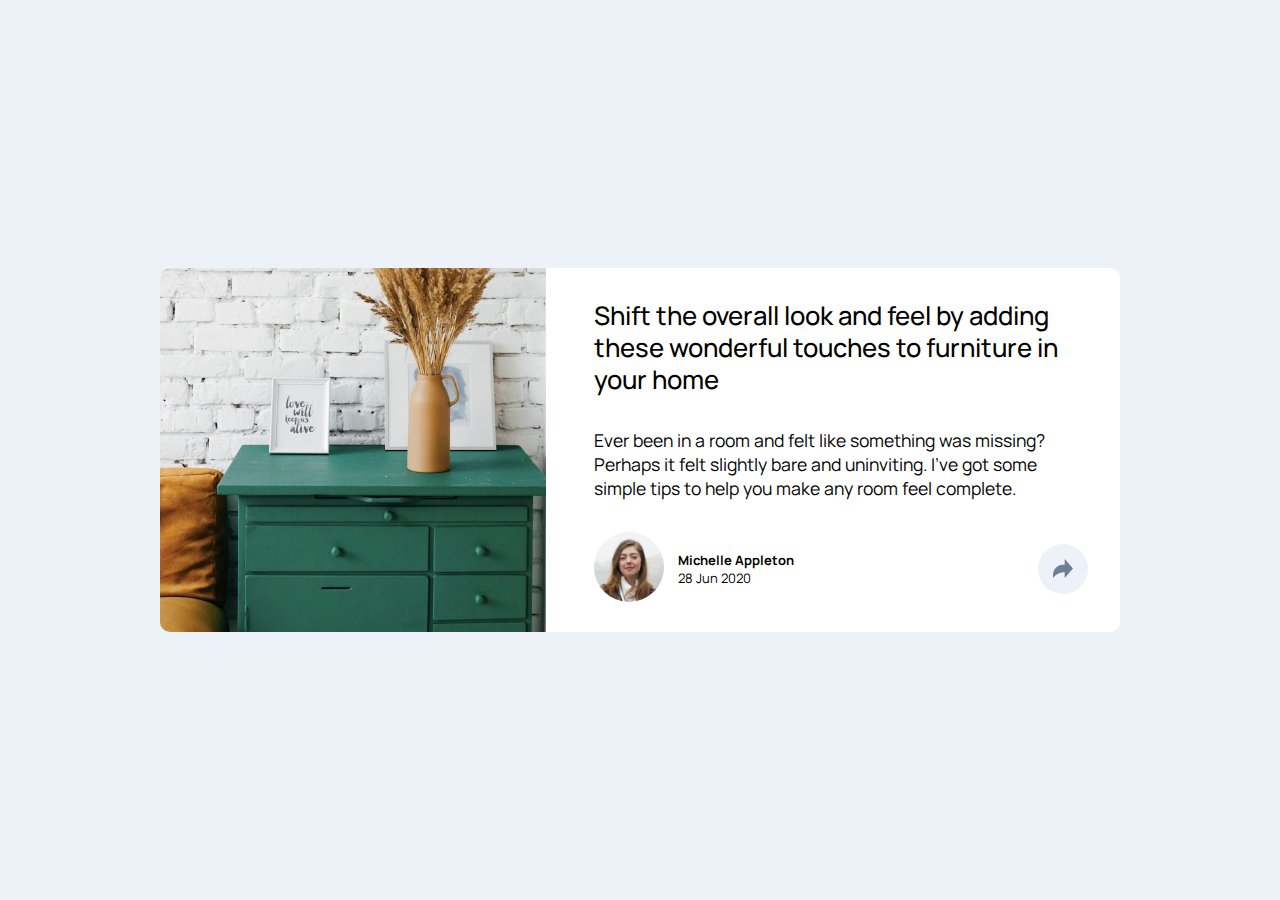
<file: article-preview-component/index.html>
<!DOCTYPE html>
<html lang="en">

<head>
  <meta charset="UTF-8">
  <meta name="viewport" content="width=device-width, initial-scale=1.0">
  <!-- displays site properly based on user's device -->

  <link rel="icon" type="image/png" sizes="32x32" href="./images/favicon-32x32.png">
  <link rel="stylesheet" href="./css/main.css">
  <link rel="shortcut icon" href="./assets/images/favicon-32x32.png" type="image/x-icon">

  <title>Article Preview component</title>

</head>

<body>

  <main class="container">
    <div class="main__lhs">
      <img src="./assets/images/drawers-desktop.jpg" alt="" class="drawer_desktop">
      <img src="./assets/images/drawers-mobile.jpg" alt="" class="drawer_mobile">

    </div>

    <div class="main__rhs">

      <div class="content">



        <h3 class="rhs__title"> Shift the overall look and feel by adding these wonderful touches to furniture in your
          home</h3>
        <p class="rhs__description">Ever been in a room and felt like something was missing? Perhaps
          it felt slightly bare and uninviting. I've got some simple tips
          to help you make any room feel complete.</p>

      </div>

      <!-- Entire Share icon box for mobile  starts here-->
      <div class="share_box-for-mobile">

        <div class="mobile-share-popup-box">
          <span class="share__text">SHARE</span>
          <span class="share__icons">
            <img src="./assets/icons/icon-facebook.svg" alt="facebook-icon">
            <img src="./assets/icons/icon-twitter.svg" alt="twitter-icon">
            <img src="./assets/icons/icon-pinterest.svg" alt="pinterest-icon">

          </span>
          <div class="share-icon__box-white">
            <img src="./assets/icons/icon-share-white.svg" alt="" class="share-icon">
          </div>
        </div>
      </div>
      <!-- Entire Share icon box for mobile  ends here-->

      <div class="rhs-meta__share">
        <span class="meta">

          <span>
            <img src="./assets/images/avatar-michelle.jpg" alt="" class="author__icon">
          </span>
          <span class="meta__contents">
            <h4 class="meta__author">Michelle Appleton</h4>
            <p class="meta__date">28 Jun 2020</p>
          </span>

        </span>

        <!-- Entire desktop share layout starts here -->
        <div class="share__container">

          <!-- Toggle Share icons box for desktop starts here -->
          <div class="desktop-share-popup-box">
            <span class="share__text">SHARE</span>
            <span class="share__icons">
              <img src="./assets/icons/icon-facebook.svg" alt="facebook-icon">
              <img src="./assets/icons/icon-twitter.svg" alt="twitter-icon">
              <img src="./assets/icons/icon-pinterest.svg" alt="pinterest-icon">
            </span>
          </div>
          <!-- Toggle Share icons box for desktop ends here -->

          <!-- Main Share icon starts here -->

          <div class="share-icon__box">
            <img src="./assets/icons/icon-share.svg" alt="" class="share-icon">
          </div>
          <!-- Main Share icon ends here -->


        </div>
        <!-- Entire desktop share layout starts here -->
      </div>

    </div>
  </main>

  <script src="./js/script.js"></script>
</body>

</html>
</file>
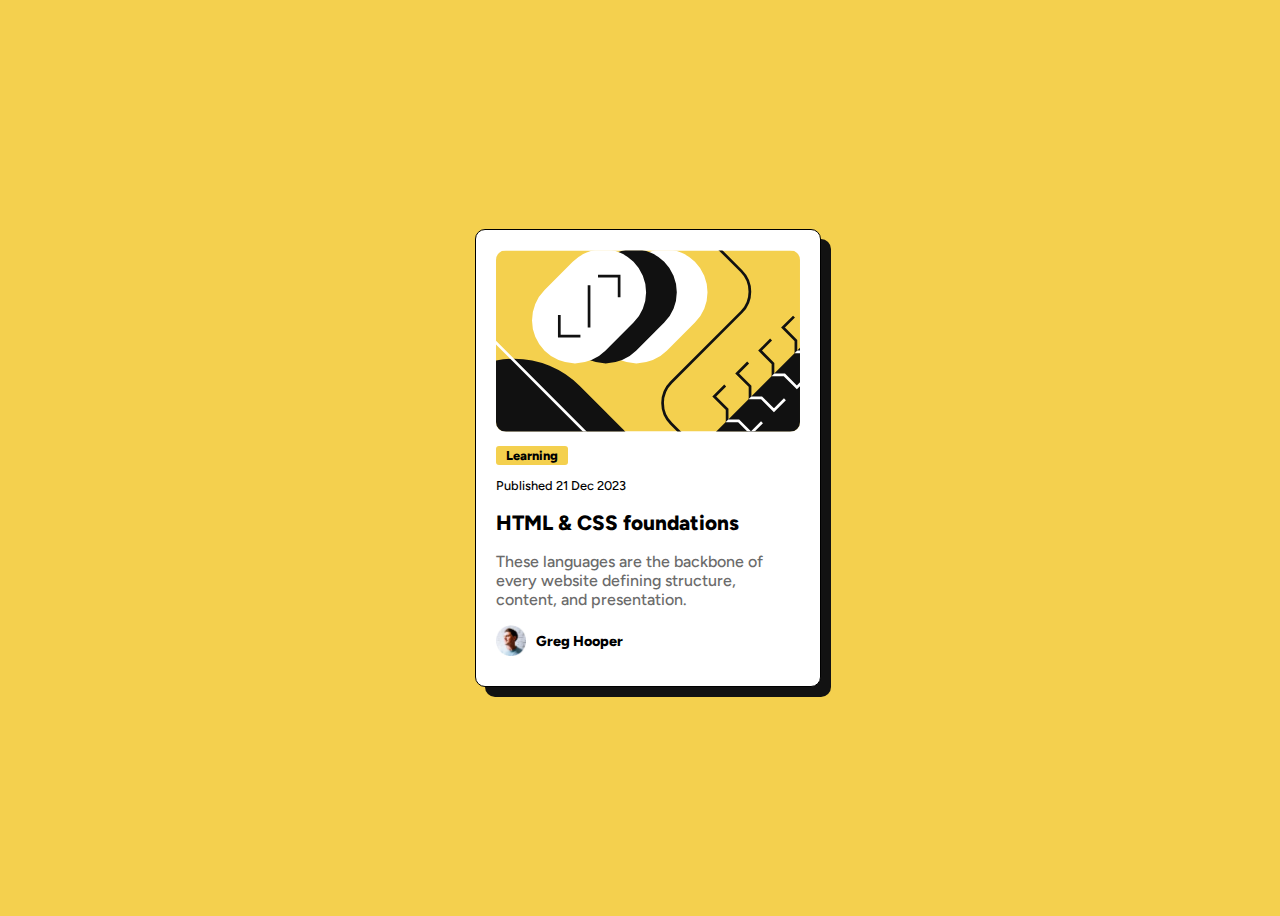
<file: blog-preview-card/index.html>
<!DOCTYPE html>
<html lang="en">

<head>
  <meta charset="UTF-8">
  <meta name="viewport" content="width=device-width, initial-scale=1.0">
  <!-- displays site properly based on user's device -->

  <link rel="icon" type="image/png" sizes="32x32" href="./assets/images/favicon-32x32.png">
  <link rel="stylesheet" href="./css/styles.css">

  <title>Blog Preview Card</title>

</head>

<body>

  <div class="main-container">

    <div class="main-container__inner-top">
      <img src="./assets/images/illustration-article.svg" alt="article-illustration" class="article-illustration">

    </div>

    <div class="main-container__inner-bottom">

      <div class="blog__category">
        Learning

      </div>
      <p class="blog__date">
        Published 21 Dec 2023
      </p>

      <h2 class="blog__title">
        HTML & CSS foundations
      </h2>

      <p class="blog__description">
        These languages are the backbone of every website defining structure, content, and presentation.
      </p>
      <div class="blog__author">
        <img src="./assets/images/image-avatar.webp" alt="" class="author__pic">

        <span class="author__name">
          Greg Hooper
        </span>

      </div>

    </div>
  </div>
</body>

</html>
</file>
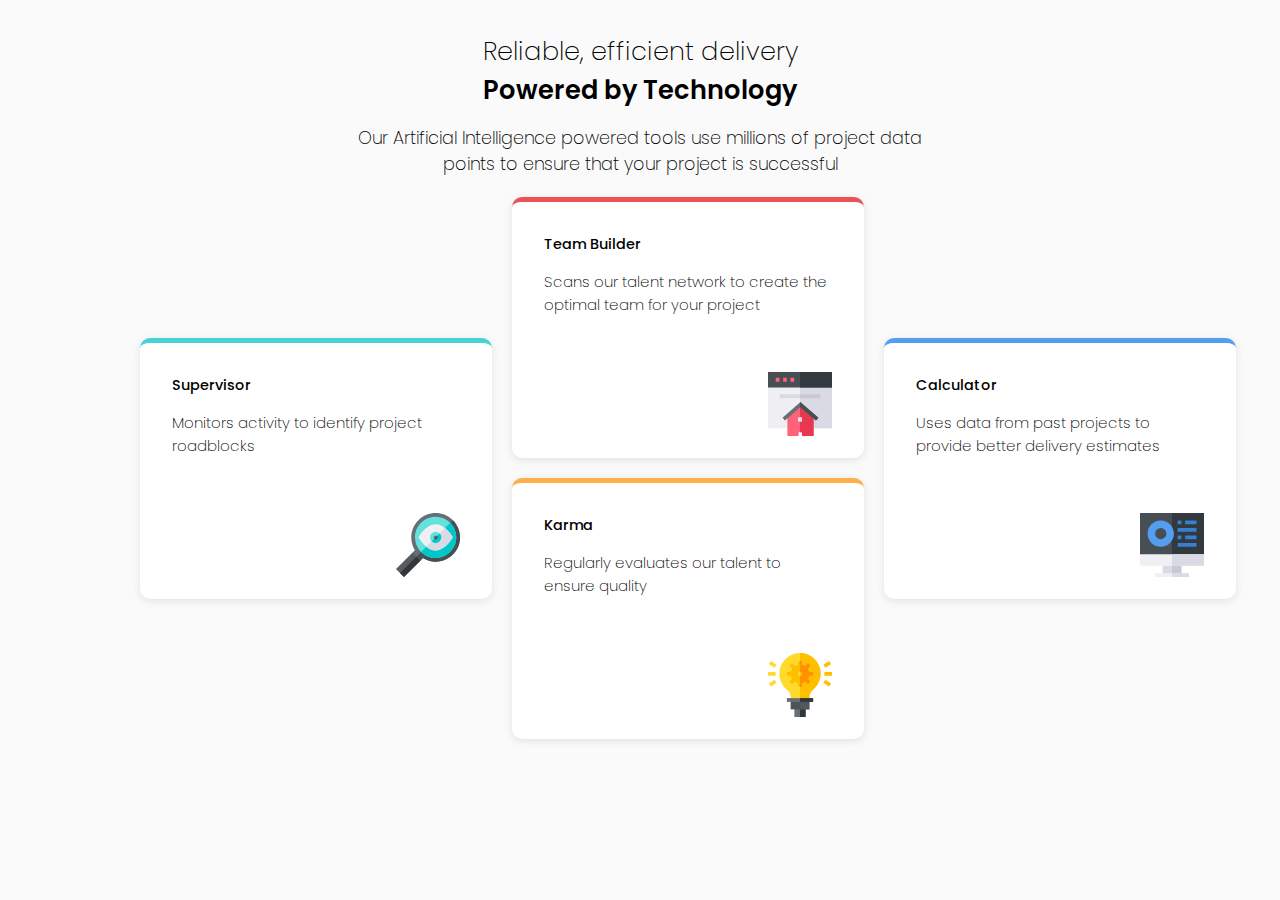
<file: four-card-feature-section/index.html>
<!DOCTYPE html>
<html lang="en">

<head>
  <meta charset="UTF-8">
  <meta name="viewport" content="width=device-width, initial-scale=1.0">
  <link rel="icon" type="image/png" sizes="32x32" href="./assets/images/icon-team-builder.svg">
  <link rel="stylesheet" href="./sass/styles.css">

  <title>Beautiful Four Card Section</title>


</head>

<body>
  <main class="container">
    <div class="upper__container">

      <h3 class="title">Reliable, efficient delivery</h3>
      <h4 class="subtitle">Powered by Technology</h4>

      <p class="description">Our Artificial Intelligence powered tools use millions of project data <br> points
        to ensure that your project is successful</p>

    </div>

    <div class="lower__container">

      <div class="supervisor content__box">
        <h5 class="box__title box__1">Supervisor</h5>
        <p class="box__description">Monitors activity to identify project roadblocks</p>

        <span class="box__icon last-item"><img src="./assets/images/icon-supervisor.svg" alt=""></span>
      </div>

      <div class="team__builder content__box">
        <h5 class="box__title box__2">Team Builder</h5>
        <p class="box__description"> Scans our talent network to create the optimal team for your project</p>

        <span class="box__icon last-item"><img src="./assets/images/icon-team-builder.svg" alt=""></span>
      </div>


      <div class="karma content__box">
        <h5 class="box__title box__3">Karma</h5>
        <p class="box__description">Regularly evaluates our talent to ensure quality</p>

        <span class="box__icon last-item"><img src="./assets/images/icon-karma.svg" alt=""></span>
      </div>


      <div class="calculator content__box">
        <h5 class="box__title box__4">Calculator</h5>
        <p class="box__description">Uses data from past projects to provide better delivery estimates</p>

        <span class="box__icon last-item">
          <img src="./assets/images/icon-calculator.svg" alt="">
        </span>
      </div>

    </div>

  </main>

</body>

</html>
</file>
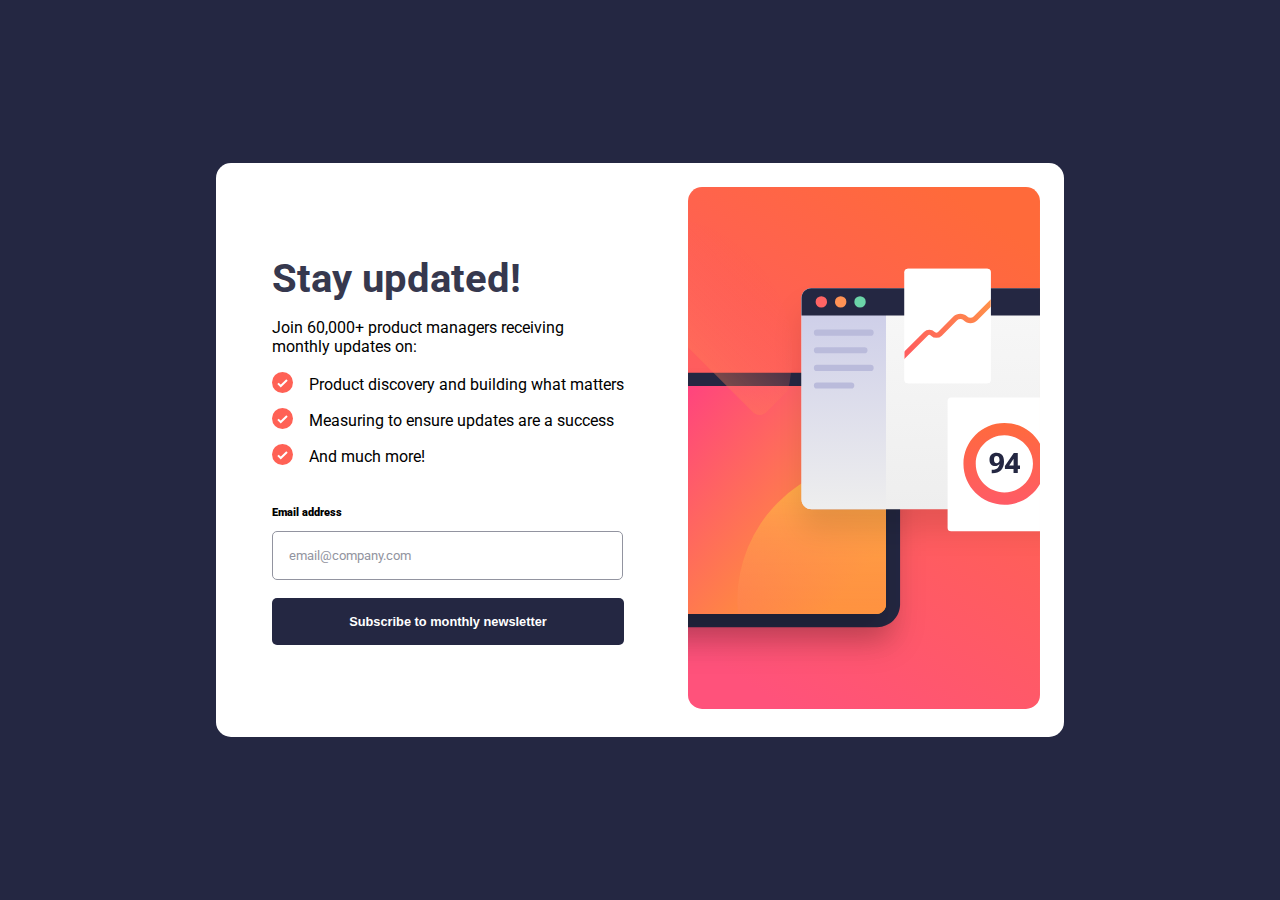
<file: newsletter-sign-up-with-success-message/index.html>
<!DOCTYPE html>
<html lang="en">

<head>
  <meta charset="UTF-8">
  <meta name="viewport" content="width=device-width, initial-scale=1.0">
  <!-- displays site properly based on user's device -->

  <link rel="icon" type="image/png" sizes="32x32" href="./assets/images/favicon.png">
  <link rel="shortcut icon" href="./assets/images/favicon.png" type="image/x-icon">
  <link rel="stylesheet" href="./css/main.css">


  <title>Newsletter sign-up form with success message</title>

</head>

<body>

  <main class="container">

    <div class="main__lhs">


      <h2 class="lhs__title"> Stay updated!</h2>
      <p class="lhs_description">Join 60,000+ product managers receiving monthly updates on:</p>

      <div class="lhs__list">
        <div class="lhs__icon-list">
          <span class="icon"><img src="./assets/images/icon-list.svg" alt=""></span>
          <span class="icon__text">Product discovery and building what matters</span>
        </div>
        <div class="lhs__icon-list">
          <span class="icon"><img src="./assets/images/icon-list.svg" alt=""></span>
          <span class="icon__text">Measuring to ensure updates are a success</span>
        </div>
        <div class="lhs__icon-list">
          <span class="icon"><img src="./assets/images/icon-list.svg" alt=""></span>
          <span class="icon__text">And much more!</span>
        </div>
      </div>

      <!-- Sign-up form start -->
      <form action="" id="form" novalidate>
        <div class="initial_line">
          <p class="form__element email">
            <label for="email">Email address</label>
          </p>

          <p class="error_message">
            
          </p>

        </div>
        
        <p class="form__element">
          <input type="email" name="email" id="email" placeholder="email@company.com">
        </p>
        <p class="form__element">
          <input type="submit" value="Subscribe to monthly newsletter" id="submit">
        </p>

      </form>
      <!-- Sign-up form end -->

    </div>

    <div class="main__rhs">
      <picture>
        <img src="./assets/images/illustration-sign-up-desktop.svg" alt="signup__image-desktop"
          class="signup__image-desktop" />
        <img src="./assets/images/illustration-sign-up-mobile.svg" alt="signup__image-mobile"
          class="signup__image-mobile" />
      </picture>
    </div>
  </main>

  <script src="./js/landing.js"></script>
</body>

</html>
</file>
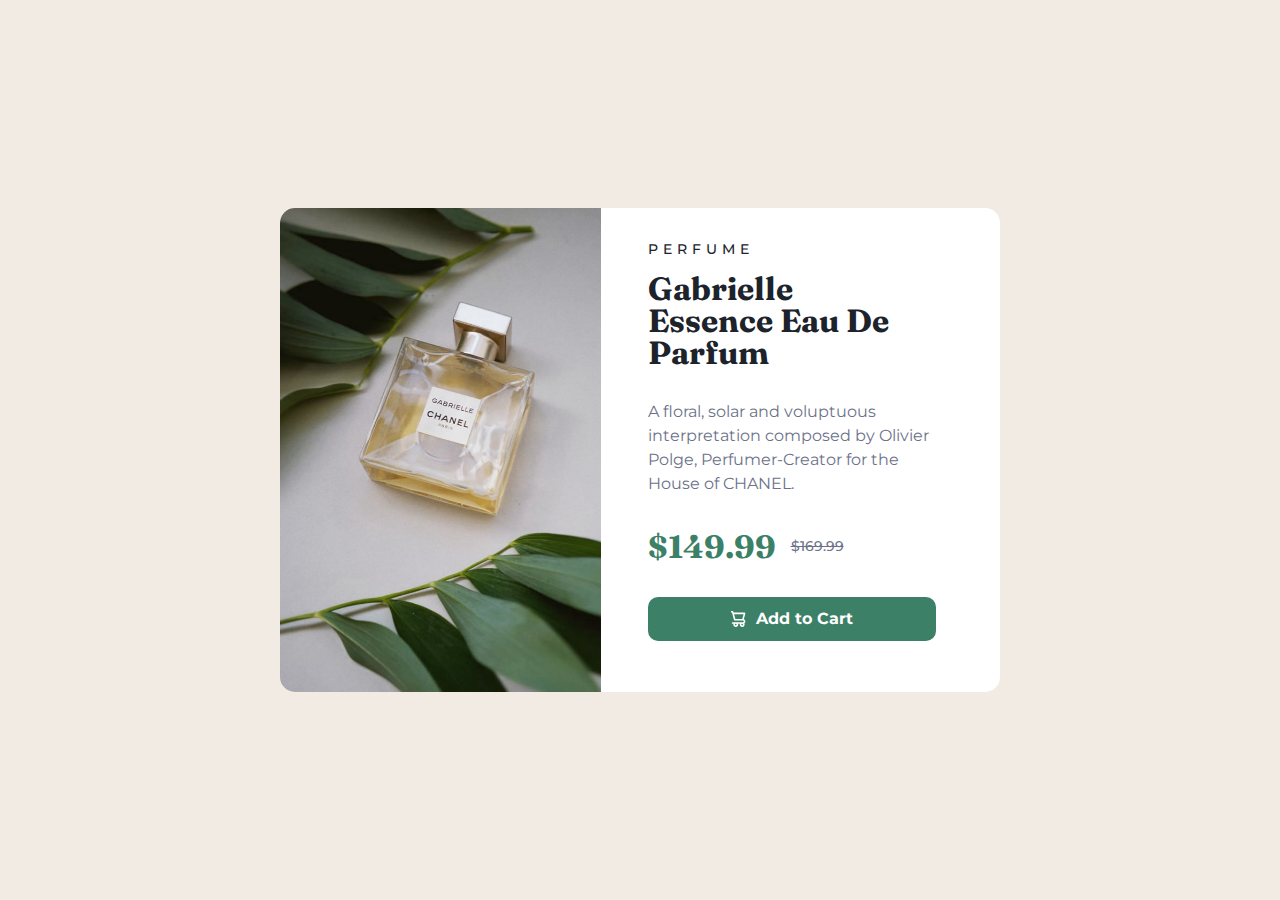
<file: product-preview-card/index.html>
<!DOCTYPE html>
<html lang="en">

<head>
  <meta charset="UTF-8">
  <meta name="viewport" content="width=device-width, initial-scale=1.0">
  <!-- displays site properly based on user's device -->

  <link rel="icon" type="image/png" sizes="32x32" href="./assets/images/favicon-32x32.png">
  <link rel="stylesheet" href="./sass/styles.css">

  <title>Product Preview Card</title>


</head>

<body>

  <main class="main__container">

    <div class="lhs responsive-image">
      <img src="./assets/images/image-product-desktop.jpg" alt="Desktop View" class="desktop-image" width="100%"
        height="100%">
      <img src="./assets/images/image-product-mobile.jpg" alt="Mobile View" class="mobile-image" width="100%"
        height="100%">


    </div>

    <div class="rhs">

      <h2 class="product__title">Perfume</h2>

      <h3 class="product__subtitle">Gabrielle Essence Eau De Parfum</h3>

      <p class="product__description">
        A floral, solar and voluptuous interpretation composed by Olivier Polge,
        Perfumer-Creator for the House of CHANEL.
      </p>

      <div class="product__prices">
        <span class="actual__price">$149.99</span>
        <span class="discount__price">$169.99</span>

      </div>



      <div class="product__add-cart">
        <img src="./assets/images/icon-cart.svg" alt="" class="cart__icon">
        <span class="cart__text">
          Add to Cart
        </span>

      </div>

    </div>



  </main>




</body>

</html>
</file>
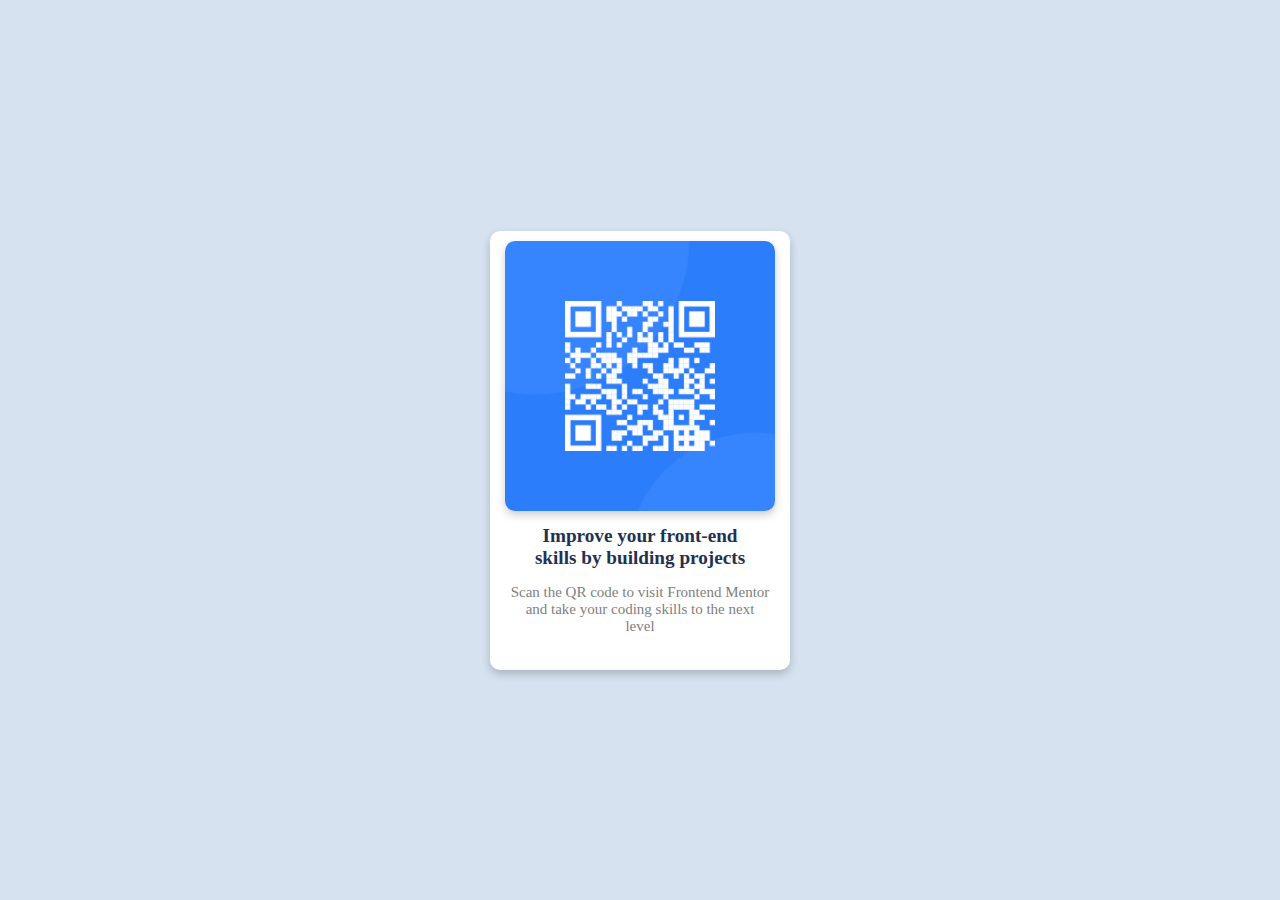
<file: qr-code/index.html>
<!DOCTYPE html>
<html lang="en">

<head>
  <meta charset="UTF-8">
  <meta name="viewport" content="width=device-width, initial-scale=1.0">
  <!-- displays site properly based on user's device -->
  <link rel="icon" type="image/png" sizes="32x32" href="./images/favicon-32x32.png">
  <link rel="stylesheet" href="./css/style.css">

  <title> QR code component</title>


</head>

<body>
  <div class="main__container">
    <div class="qr__image">
      <img src="./images/image-qr-code.png" alt="qr__code">

    </div>
    <div class="qr__text">
      <h2 class="qr__title">
        Improve your front-end <br> skills by building projects

      </h2>
      <p class="qr__description">
        Scan the QR code to visit Frontend Mentor and take your coding skills to the next level

      </p>
    </div>

  </div>

</body>

</html>
</file>
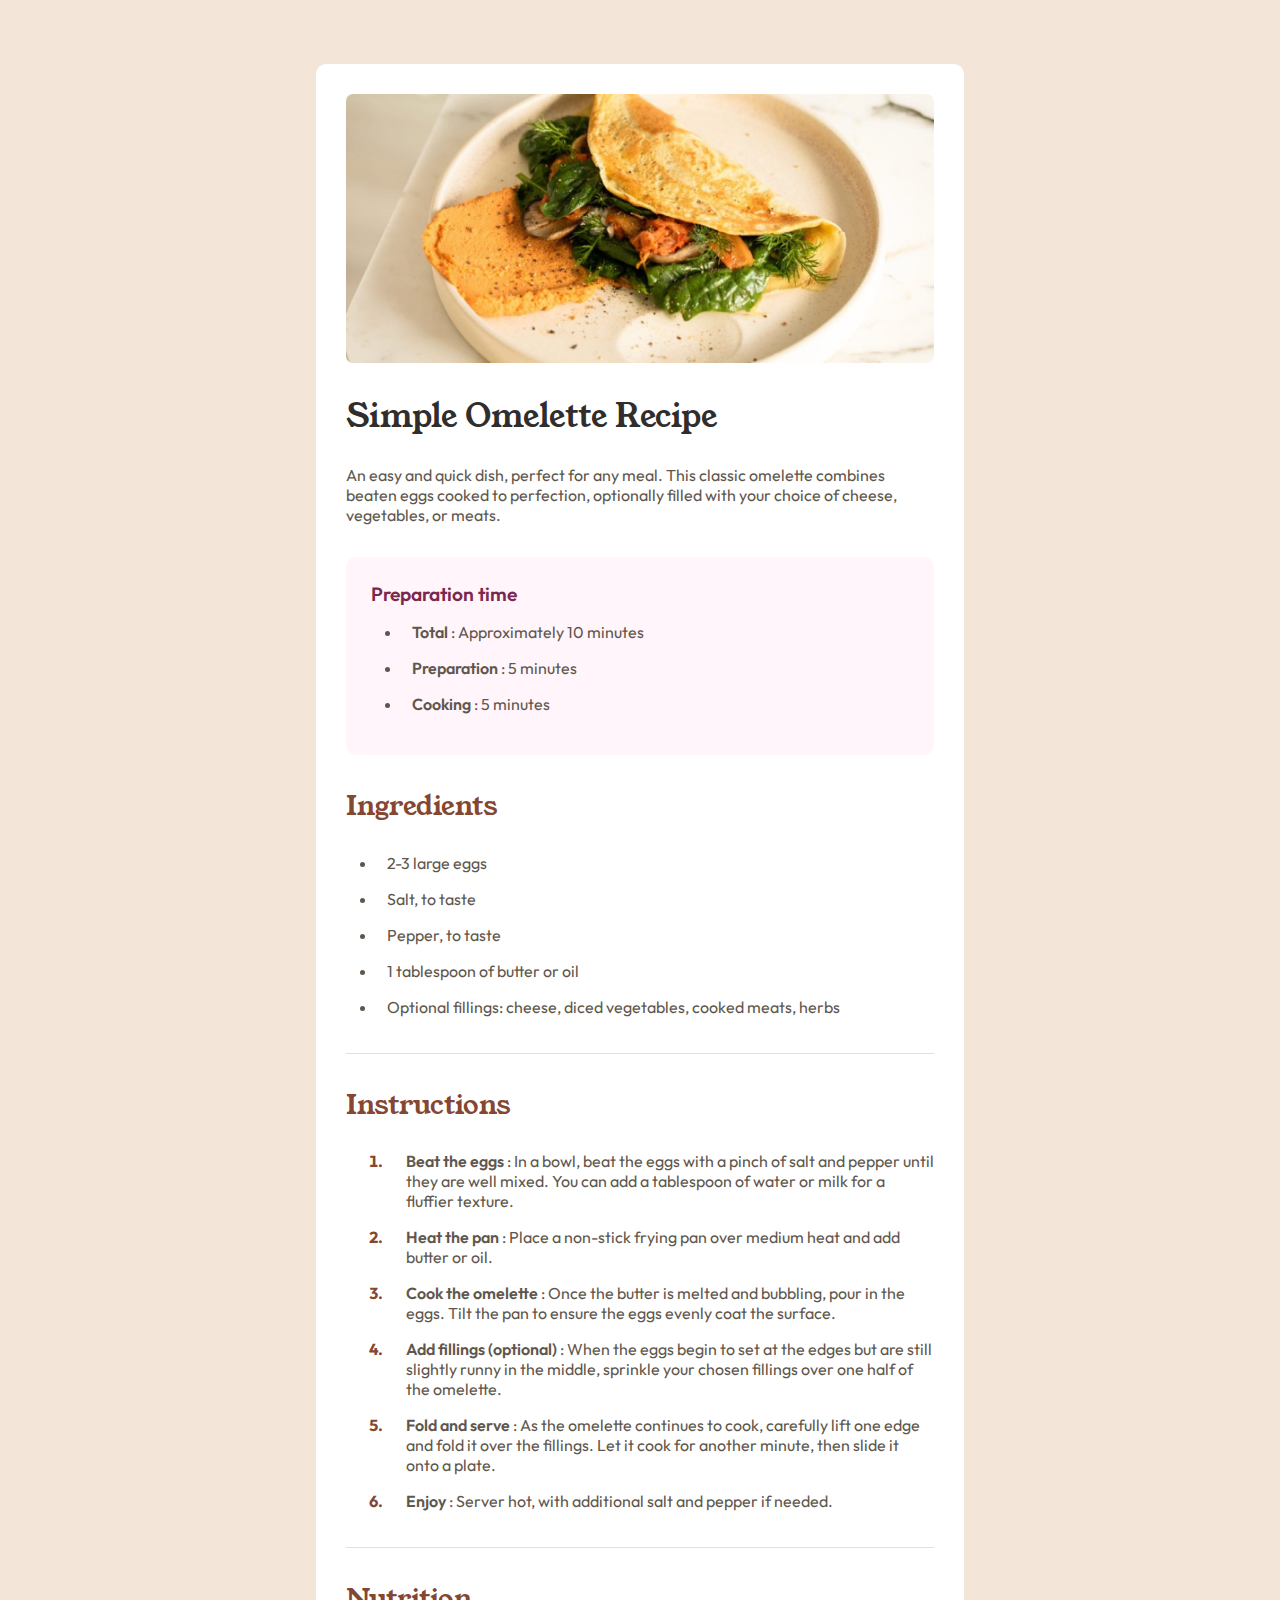
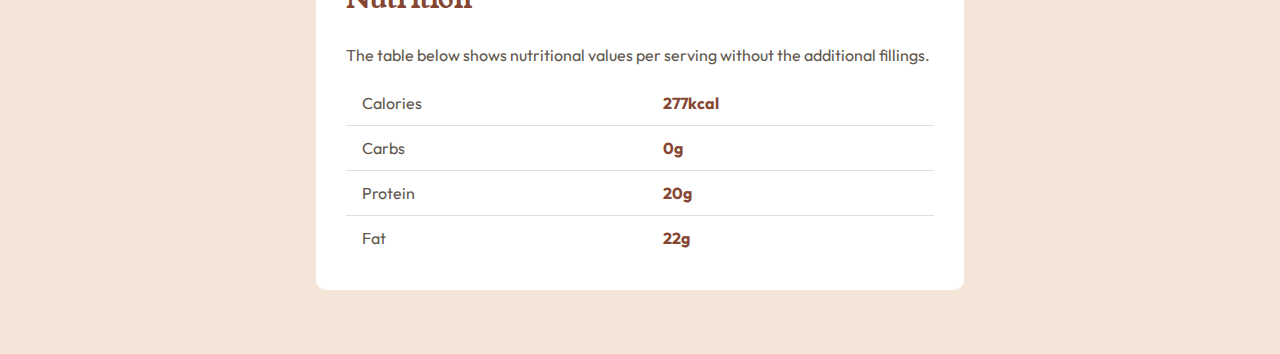
<file: recipe-page/index.html>
<!DOCTYPE html>
<html lang="en">

<head>
  <meta charset="UTF-8">
  <meta name="viewport" content="width=device-width, initial-scale=1.0">
  <!-- displays site properly based on user's device -->

  <link rel="icon" type="image/png" sizes="32x32" href="./assets/images/image-omelette.jpeg">
  <link rel="stylesheet" href="./css/styles.css">

  <title>Recipe page</title>

</head>

<body>

  <div class="main-container">
    <div class="main-container__inner-top">
      <img src="./assets/images/image-omelette.jpeg" alt="" class="recipe__image">

    </div>

    <div class="main-container__inner-bottom">
      <div class="title__container">
        <h2 class="title">
          Simple Omelette Recipe
        </h2>
        <p class="title__description">
          An easy and quick dish, perfect for any meal. This classic omelette combines beaten eggs cooked to perfection,
          optionally filled with your choice of cheese, vegetables, or meats.
        </p>
      </div>


      <div class="prep-time__container">
        <span class="prep-time__title">
          Preparation time
        </span>

        <ul>
          <li>
            <span class="prep-time__bold">
              Total
            </span>:
            Approximately 10 minutes
          </li>
          <li>
            <span class="prep-time__bold">
              Preparation
            </span>:
            5 minutes
          </li>
          <li>
            <span class="prep-time__bold">
              Cooking
            </span>:
            5 minutes
          </li>


        </ul>
      </div>


      <div class="ingredients__container">
        <h3 class="ingredients__title">
          Ingredients
        </h3>
        <ul>
          <li>2-3 large eggs</li>
          <li>Salt, to taste</li>
          <li>Pepper, to taste</li>
          <li>1 tablespoon of butter or oil</li>
          <li>Optional fillings: cheese, diced vegetables, cooked meats, herbs</li>
        </ul>
      </div>

      <div class="instructions__container">
        <h3 class="instructions__title">
          Instructions
        </h3>

        <ol>
          <li>
            <span class="instructions__bold">
              Beat the eggs
            </span>:
            In a bowl, beat the eggs with a pinch of salt and pepper until they are well mixed. You can add a tablespoon
            of water or milk for a fluffier texture.
          </li>
          <li>
            <span class="instructions__bold">
              Heat the pan
            </span>:
            Place a non-stick frying pan over medium heat and add butter or oil.
          </li>
          <li>
            <span class="instructions__bold">
              Cook the omelette
            </span>:
            Once the butter is melted and bubbling, pour in the eggs. Tilt the pan to ensure the eggs evenly coat the
            surface.
          </li>

          <li>
            <span class="instructions__bold">
              Add fillings (optional)
            </span>:
            When the eggs begin to set at the edges but are still slightly runny in the middle, sprinkle your chosen
            fillings over one half of the omelette.
          </li>

          <li>
            <span class="instructions__bold">
              Fold and serve
            </span>:
            As the omelette continues to cook, carefully lift one edge and fold it over the fillings. Let it cook for
            another minute, then slide it onto a plate.
          </li>

          <li>
            <span class="instructions__bold">
              Enjoy
            </span>:
            Server hot, with additional salt and pepper if needed.
          </li>


        </ol>
      </div>



      <div class="nutrition__container">
        <h3 class="nutrition__title">
          Nutrition
        </h3>

        <p class="nutrition__description">
          The table below shows nutritional values per serving without the additional fillings.
        </p>

        <table class="nutrition__table">
          <tbody>
            <tr>
              <th>Calories</th>
              <td class="amount">277kcal</td>
            </tr>
            <tr>
              <th>Carbs</th>
              <td class="amount">0g</td>
            </tr>
            <tr>
              <th>Protein</th>
              <td class="amount">20g</td>
            </tr>
            <tr>
              <th>Fat</th>
              <td class="amount">22g</td>
            </tr>


          </tbody>
        </table>
      </div>



    </div>
  </div>


</body>

</html>
</file>
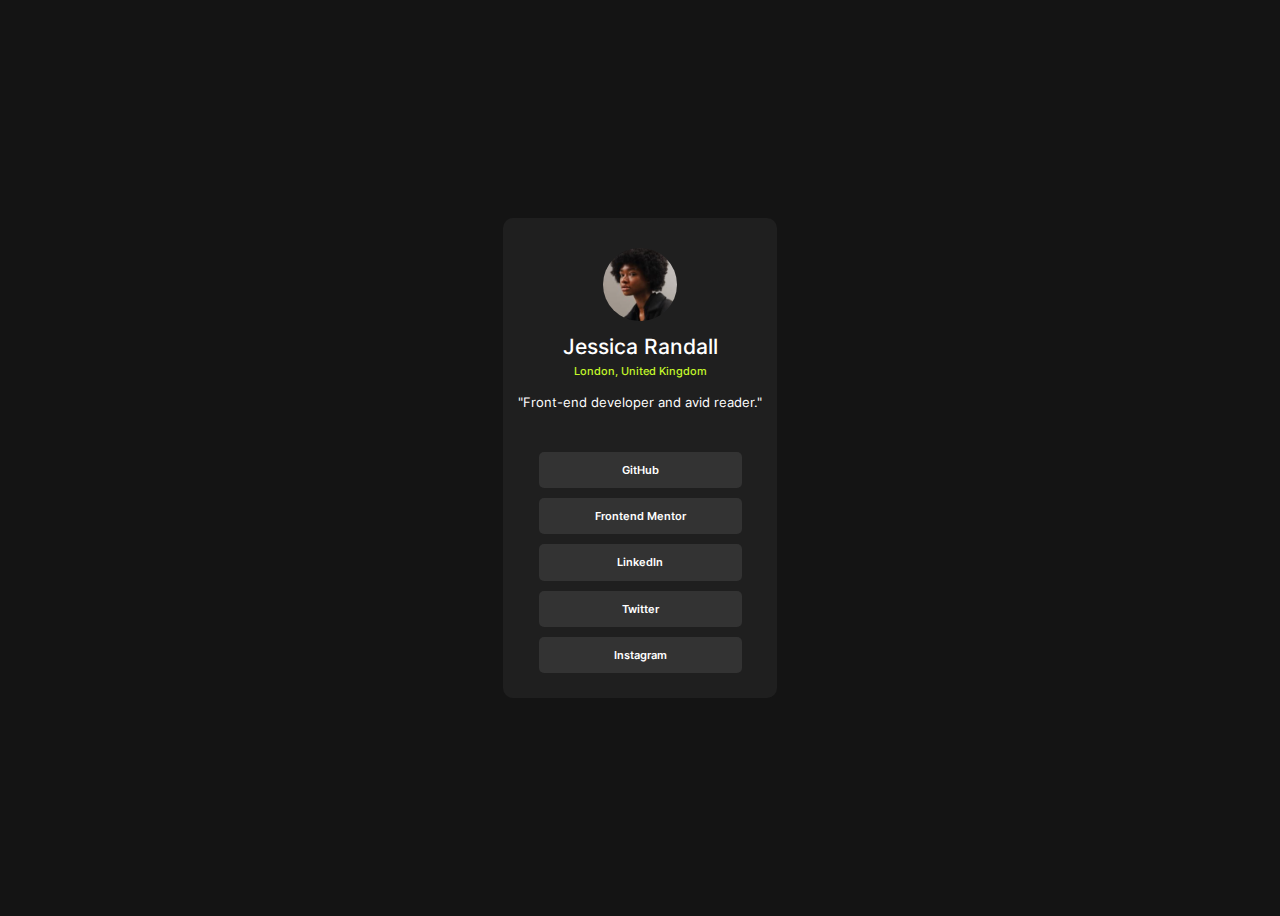
<file: social-links-profile/index.html>
<!DOCTYPE html>
<html lang="en">

<head>
  <meta charset="UTF-8">
  <meta name="viewport" content="width=device-width, initial-scale=1.0">
  <!-- displays site properly based on user's device -->
  <link rel="icon" type="image/png" sizes="32x32" href="./assets/images/favicon-32x32.png">
  <link rel="stylesheet" href="./css/styles.css">

  <title>Dark Social links profile</title>

</head>

<body>
  <div class="main-container">
    <div class="main-container__inner-top">
      <img src="./assets/images/avatar-jessica.jpeg" alt="" class="profile__image">
      <h2 class="profile__name">
        Jessica Randall
      </h2>

      <h3 class="profile__location">
        London, United Kingdom
      </h3>

      <h4 class="profile__title">
        "Front-end developer and avid reader."
      </h4>

    </div>


    <div class="main-container__inner-bottom">

      <span class="social__link">
        GitHub
      </span>

      <span class="social__link">
        Frontend Mentor
      </span>
      <span class="social__link">
        LinkedIn
      </span>
      <span class="social__link">
        Twitter
      </span>
      <span class="social__link">
        Instagram
      </span>


    </div>
  </div>

</body>

</html>
</file>
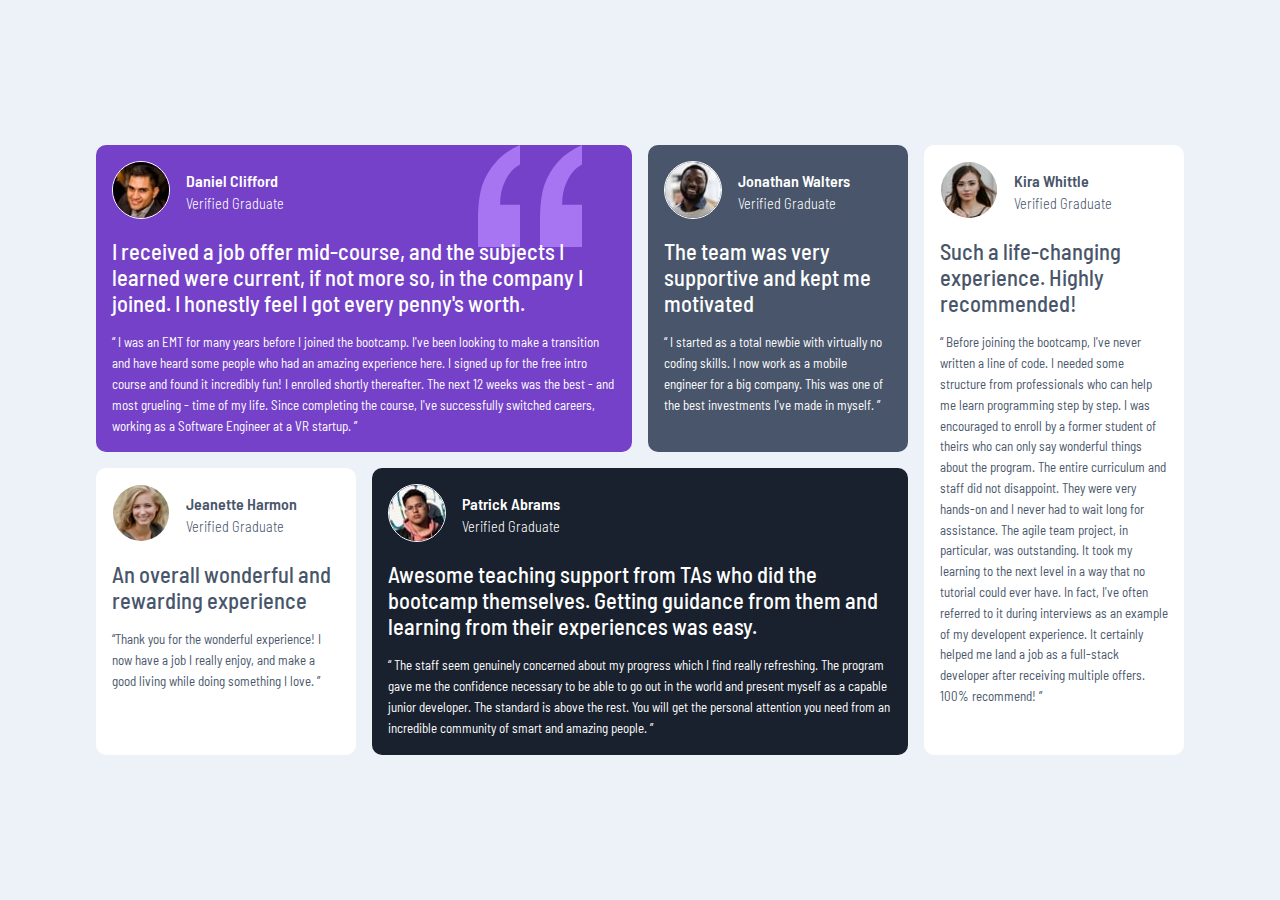
<file: testimonials-grid-section/index.html>
<!DOCTYPE html>
<html lang="en">

<head>
  <meta charset="UTF-8">
  <meta name="viewport" content="width=device-width, initial-scale=1.0">
  <!-- displays site properly based on user's device -->

  <link rel="icon" type="image/png" sizes="32x32" href="./assets/images/image-daniel.jpg">

  <link rel="stylesheet" href="./sass/main.css">

  <title>Testimonials Grid Section</title>

</head>

<body>
  <main class="main-container">


    <div class="testimonial__container daniel">
      <div class="meta">
        <span class="meta__image"><img src="./assets/images/image-daniel.jpg" alt=""></span>
        <span class="meta__author">
          <h2>Daniel Clifford</h2>
          <h3>Verified Graduate</h3>
        </span>
      </div>
      <h4 class="meta__title">I received a job offer mid-course, and the subjects I learned were current, if not more
        so,
        in the company I joined. I honestly feel I got every penny's worth.</h4>
      <p class="meta_description">
        “ I was an EMT for many years before I joined the bootcamp. I've been looking to make a
        transition and have heard some people who had an amazing experience here. I signed up
        for the free intro course and found it incredibly fun! I enrolled shortly thereafter.
        The next 12 weeks was the best - and most grueling - time of my life. Since completing
        the course, I've successfully switched careers, working as a Software Engineer at a VR startup. ”
      </p>
    </div>


    <div class="testimonial__container jonathan">
      <div class="meta">
        <span class="meta__image"><img src="./assets/images/image-jonathan.jpg" alt=""></span>
        <span class="meta__author">
          <h2>Jonathan Walters</h2>
          <h3> Verified Graduate</h3>
        </span>
      </div>
      <h4 class="meta__title"> The team was very supportive and kept me motivated</h4>
      <p class="meta_description">

        “ I started as a total newbie with virtually no coding skills. I now work as a mobile engineer
        for a big company. This was one of the best investments I've made in myself. ”
      </p>
    </div>


    <div class="testimonial__container jeanette">
      <div class="meta">
        <span class="meta__image"><img src="./assets/images/image-jeanette.jpg" alt=""></span>
        <span class="meta__author">
          <h2>Jeanette Harmon</h2>
          <h3>Verified Graduate</h3>
        </span>
      </div>
      <h4 class="meta__title">An overall wonderful and rewarding experience</h4>
      <p class="meta_description"> “Thank you for the wonderful experience! I now have a job I really enjoy, and make a
        good living while doing something I love. ”</p>
    </div>


    <div class="testimonial__container patrick">
      <div class="meta">
        <span class="meta__image"><img src="./assets/images/image-patrick.jpg" alt=""></span>
        <span class="meta__author">
          <h2>Patrick Abrams</h2>
          <h3>Verified Graduate</h3>
        </span>
      </div>
      <h4 class="meta__title">Awesome teaching support from TAs who did the bootcamp themselves. Getting guidance from
        them and learning from their experiences was easy.</h4>
      <p class="meta_description">
        “ The staff seem genuinely concerned about my progress which I find really refreshing. The program
        gave me the confidence necessary to be able to go out in the world and present myself as a capable
        junior developer. The standard is above the rest. You will get the personal attention you need from
        an incredible community of smart and amazing people. ”
      </p>
    </div>


    <div class="testimonial__container kira">
      <div class="meta">
        <span class="meta__image"><img src="./assets/images/image-kira.jpg" alt=""></span>
        <span class="meta__author">
          <h2>Kira Whittle</h2>
          <h3>Verified Graduate</h3>
        </span>
      </div>
      <h4 class="meta__title">Such a life-changing experience. Highly recommended!</h4>
      <p class="meta_description">
        “ Before joining the bootcamp, I've never written a line of code. I needed some structure from
        professionals who can help me learn programming step by step. I was encouraged to enroll by a former
        student of theirs who can only say wonderful things about the program. The entire curriculum and staff
        did not disappoint. They were very hands-on and I never had to wait long for assistance. The agile team
        project, in particular, was outstanding. It took my learning to the next level in a way that no tutorial
        could ever have. In fact, I've often referred to it during interviews as an example of my developent
        experience. It certainly helped me land a job as a full-stack developer after receiving multiple offers.
        100% recommend! ”</p>
    </div>
  </main>

</body>

</html>
</file>
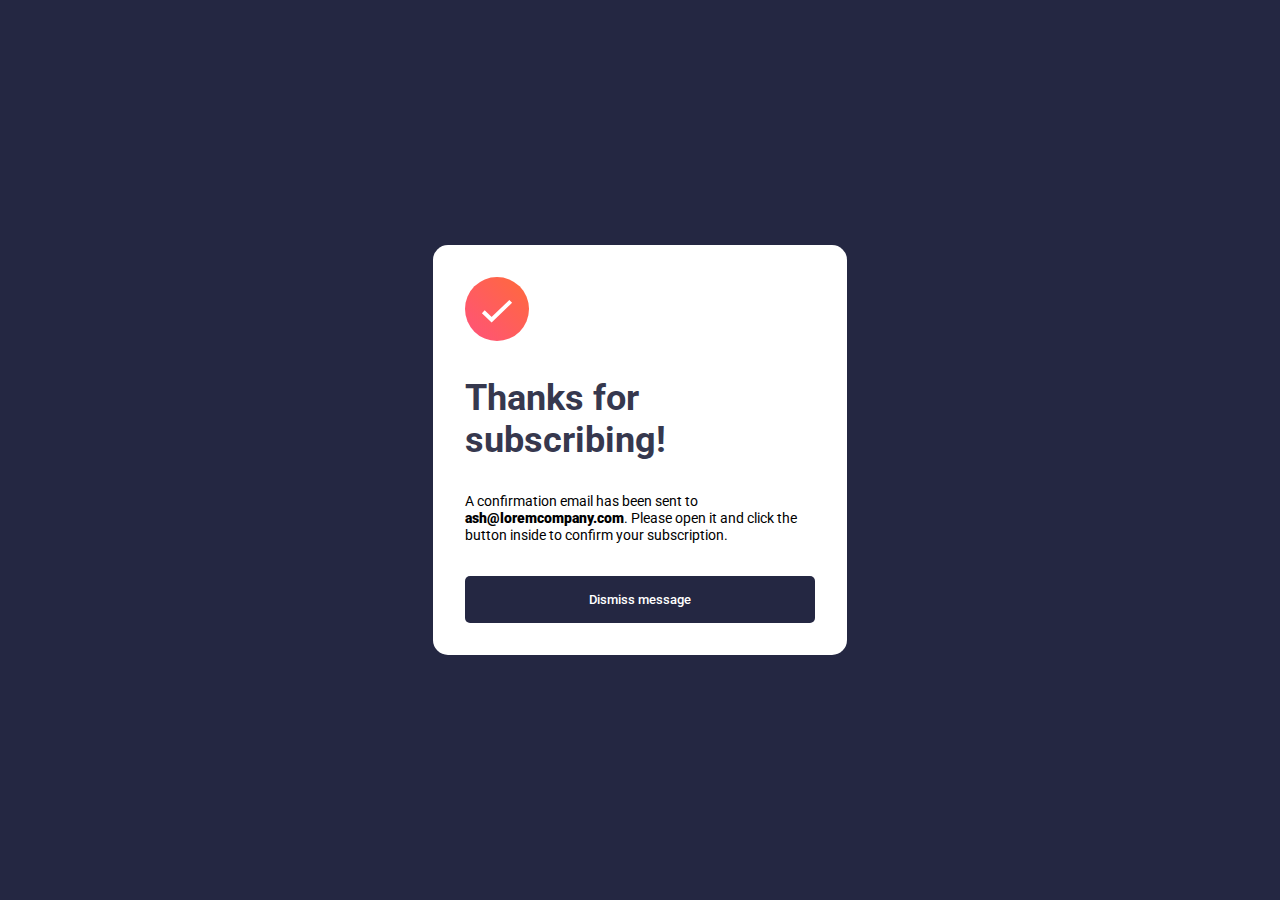
<file: newsletter-sign-up-with-success-message/pages/success.html>
<!DOCTYPE html>
<html lang="en">

<head>
    <meta charset="UTF-8">
    <meta name="viewport" content="width=device-width, initial-scale=1.0">
    <link rel="stylesheet" href="../css/main.css">
    <title>Subscription Success Page</title>
</head>

<body>
    <main>
        <div class="success__container">

            <div class="success__icon">
                <img src="../assets/images/icon-success.svg" alt="">
            </div>
            <div class="success__title">
                <h2>Thanks for subscribing!</h2>
            </div>
            <div class="success__description">

                A confirmation email has been sent to <span class="success__email"></span>.
                Please open it and click the button inside to confirm your subscription.
            </div>
            <div class="success__btn">
                <a href="../index.html">

                    <button>Dismiss message</button>
                </a>
            </div>
        </div>
    </main>

    <script src="../js/success.js"></script>
</body>

</html>
</file>
<file: article-preview-component/css/main.css>
@font-face {
  font-family: "Manrope";
  src: url("../assets/fonts/Manrope-VariableFont_wght.ttf");
  font-weight: 100 900;
  font-style: normal;
  font-display: swap;
}
body {
  font-size: 13px;
  font-family: "Manrope", sans-serif;
  background-color: hsl(210, 46%, 95%);
}

main.container {
  margin: 0 10rem;
  background-color: #fff;
  border-radius: 10px;
}
@media (max-width: 768px) {
  main.container {
    margin: 4rem 2rem;
  }
}
main.container .main__rhs .content {
  display: flex;
  flex-direction: column;
  gap: 2rem;
  margin: 2rem 2rem 0rem 2rem;
}
@media (max-width: 768px) {
  main.container .main__rhs .content {
    margin: 0rem 2rem 0rem 2rem;
  }
}
main.container .main__rhs .rhs__title {
  font-size: 1.6rem;
  font-weight: 500;
  margin: 0;
  line-height: 2rem;
}
@media (max-width: 768px) {
  main.container .main__rhs .rhs__title {
    font-size: 1.1rem;
    line-height: 1.5rem;
  }
}
main.container .main__rhs .rhs__description {
  margin: 0;
  font-size: 1.1rem;
}
@media (max-width: 768px) {
  main.container .main__rhs .rhs__description {
    font-size: 1rem;
  }
}
main.container .main__rhs .rhs-meta__share {
  margin: 0rem 2rem;
}
main.container .main__rhs .rhs-meta__share .meta .author__icon {
  width: 70px;
  height: 70px;
  border-radius: 50%;
}
main.container .main__rhs .rhs-meta__share .share__container .share-icon__box {
  width: 50px;
  height: 50px;
  background-color: hsl(210, 46%, 95%);
  border-radius: 50%;
  cursor: pointer;
}
main.container .main__rhs .rhs-meta__share .share__container .share-icon__box .share-icon {
  width: 1.2rem;
  height: 1.2rem;
}
main.container .main__rhs .rhs-meta__share .share__container .desktop-share-popup-box {
  background-color: hsl(217, 19%, 35%);
  padding: 0.9rem 2.2rem;
}
@media (max-width: 768px) {
  main.container .main__rhs .rhs-meta__share .share__container .desktop-share-popup-box {
    display: none;
  }
}
main.container .main__rhs .rhs-meta__share .share__container .desktop-share-popup-box .share__text {
  color: #fff;
  font-weight: 100;
  letter-spacing: 5px;
}
main.container .main__rhs .rhs-meta__share .share__container .desktop-share-popup-box .share__icons {
  cursor: pointer;
}
main.container .share_box-for-mobile {
  display: none;
}
@media (max-width: 768px) {
  main.container .share_box-for-mobile {
    display: block;
  }
}
main.container .share_box-for-mobile .mobile-share-popup-box {
  background-color: hsl(217, 19%, 35%);
  padding: 0.9rem 2.2rem;
  display: flex;
  gap: 2rem;
  align-items: center;
  border-radius: 10px;
}
main.container .share_box-for-mobile .mobile-share-popup-box .share__text {
  color: #fff;
  font-weight: 100;
  letter-spacing: 5px;
}
main.container .share_box-for-mobile .mobile-share-popup-box .share__icons {
  display: flex;
  gap: 20px;
  cursor: pointer;
}
main.container .share_box-for-mobile .mobile-share-popup-box .share-icon__box-white {
  background-color: hsl(212, 23%, 69%);
  width: auto;
  padding: 0.4rem;
  height: auto;
  border-radius: 50%;
  display: flex;
  align-items: center;
  justify-content: center;
  margin-left: auto;
}

:root {
  width: 100vw;
  height: 100vh;
  display: flex;
  align-items: center;
  justify-content: center;
}
@media (max-width: 768px) {
  :root {
    width: auto;
    height: auto;
  }
}

body {
  margin: 0;
  padding: 0;
}
@media (max-width: 768px) {
  body {
    width: 100%;
    height: auto;
  }
}

main.container {
  display: flex;
  gap: 1rem;
  max-width: 100%;
}
@media (max-width: 768px) {
  main.container {
    flex-direction: column;
  }
}
main.container .main__lhs {
  width: 100%;
}
main.container .main__lhs .drawer_mobile {
  display: none;
}
main.container .main__lhs img {
  max-width: 100%;
  width: 100%;
  height: 100%;
  background-size: cover;
  border-radius: 10px 0px 0px 10px;
}
@media (max-width: 768px) {
  main.container .main__lhs img {
    border-radius: 10px 10px 0px 0px;
  }
  main.container .main__lhs img .drawer_mobile {
    display: block;
  }
  main.container .main__lhs img .drawer_desktop {
    display: none;
  }
}
main.container .main__rhs {
  display: flex;
  flex-direction: column;
  gap: 2rem;
}
main.container .main__rhs .rhs-meta__share {
  display: flex;
  justify-content: space-between;
  align-items: center;
}
main.container .main__rhs .rhs-meta__share .meta {
  display: flex;
  gap: 0.9rem;
}
main.container .main__rhs .rhs-meta__share .meta .meta__contents {
  display: flex;
  flex-direction: column;
  justify-content: center;
}
main.container .main__rhs .rhs-meta__share .meta .meta__contents .meta__author {
  margin: 0;
}
main.container .main__rhs .rhs-meta__share .meta .meta__contents .meta__date {
  margin: 0;
}
main.container .main__rhs .rhs-meta__share .share__container {
  position: relative;
}
main.container .main__rhs .rhs-meta__share .share__container .share-icon__box {
  position: relative;
  display: flex;
  align-items: center;
  justify-content: center;
}
main.container .main__rhs .rhs-meta__share .share__container .desktop-share-popup-box {
  position: absolute;
  gap: 2rem;
  align-items: center;
  border-radius: 10px;
  bottom: 4.5rem;
  left: -7rem;
}
main.container .main__rhs .rhs-meta__share .share__container .desktop-share-popup-box .share__icons {
  display: flex;
  gap: 20px;
}
main.container .main__rhs .rhs-meta__share .share__container .desktop-share-popup-box::after {
  content: "";
  position: absolute;
  border-left: 20px solid transparent;
  border-right: 20px solid transparent;
  border-top: 30px solid hsl(217, 19%, 35%);
  bottom: -20px;
  left: 50%;
  transform: translateX(-50%);
}

/*# sourceMappingURL=main.css.map */
</file>
<file: blog-preview-card/css/styles.css>
@import url('https://fonts.googleapis.com/css2?family=Figtree:ital,wght@0,300..900;1,300..900&display=swap');

:root{
    background-color: hsl(47, 88%, 63%);
    font-family: "Figtree", sans-serif;
    font-size: 16px;
    
}

body {
    display: flex;
    align-items: center;
    justify-content: center;
    width: 100vw;
    height: 100vh;

}

.main-container{
    background-color: #fff;
    padding: 20px;
    max-width: 45%;
    width: 19rem;
    height: 26rem;
    display: flex;
    flex-direction: column;
    gap: 10px;
    border: solid 1px #000;
    border-radius: 10px;
    box-shadow: 10px 10px hsl(0, 0%, 7%);
}

.main-container .main-container__inner-top .article-illustration{
    max-width: 100%;
    width: 100%;
    border-radius: 10px;;
        
}


.main-container__inner-bottom .blog__category{
font-weight: 800;
background-color: hsl(47, 88%, 63%);
width: fit-content;
padding: 2px 10px;
border-radius: 3px;
font-size: 0.8rem;
}

.main-container__inner-bottom .blog__date{
    font-weight: 500;
    font-size: 0.8rem;
}

.main-container__inner-bottom .blog__title{
    font-weight: 800;
    font-size: 1.3rem;
}

.main-container__inner-bottom .blog__title:hover{
   color: hsl(47, 88%, 63%);
   cursor: pointer;
}

.main-container__inner-bottom .blog__description{
    color: hsl(0, 0%, 42%);
    font-weight: 500;
    
}


.main-container__inner-bottom .blog__author{
    display: flex;
    align-items: center;
    gap: 10px;
}

.blog__author .author__pic{
    max-width: 300px;
    width: 10%;
}

.blog__author .author__name{
    font-size: 0.9rem;
    font-weight: 800;
}


@media (max-width: 414px) {
 
    .main-container {
        max-width: 100%;
        width: 300px !important;
        margin: 0 40px 0 0;

  
    }
}
</file>
<file: four-card-feature-section/sass/styles.css>
@import url("https://fonts.googleapis.com/css2?family=Poppins:ital,wght@0,100;0,200;0,300;0,400;0,500;0,600;0,700;0,800;0,900;1,100;1,200;1,300;1,400;1,500;1,600;1,700;1,800;1,900&display=swap");
:root {
  font-size: 16px;
  display: flex;
  align-items: center;
  justify-content: center;
}

body {
  font-size: 15px;
  font-family: "Poppins", serif;
  background-color: hsl(0, 0%, 98%);
  margin: 0;
  padding: 0;
}

.container {
  display: flex;
  flex-direction: column;
  margin: 2rem auto;
}
.container .upper__container {
  text-align: center;
}
@media (max-width: 768px) {
  .container .upper__container {
    padding: 10px;
  }
}
.container .upper__container .title {
  font-size: 1.6rem;
  margin: 0;
  font-weight: 200;
}
@media (max-width: 768px) {
  .container .upper__container .title {
    font-size: 1.4rem;
  }
}
.container .upper__container .subtitle {
  font-size: 1.6rem;
  margin: 0;
  font-weight: 600;
}
@media (max-width: 768px) {
  .container .upper__container .subtitle {
    font-size: 1.4rem;
  }
}
.container .upper__container .description {
  margin: 15px 0 0 0;
  font-weight: 200;
  font-size: 1.1rem;
}
@media (max-width: 768px) {
  .container .upper__container .description {
    font-size: 1rem;
  }
}
.container .lower__container {
  display: grid;
  grid-template-columns: repeat(3, 1fr);
  gap: 20px;
  max-width: 1000px;
  margin: 0 auto;
  padding: 20px;
  align-items: center;
}
@media (max-width: 768px) {
  .container .lower__container {
    display: flex;
    flex-direction: column;
  }
}
.container .lower__container .content__box {
  width: 18rem;
  height: 12rem;
  background-color: #fff;
  box-shadow: 0 2px 8px rgba(0, 0, 0, 0.1);
  border-radius: 10px;
  padding: 2rem;
  display: flex;
  flex-direction: column;
  position: relative;
}
@media (max-width: 768px) {
  .container .lower__container .content__box {
    width: 15rem;
    height: 9rem;
  }
}
.container .lower__container .content__box .last-item {
  align-self: flex-end;
  position: absolute;
  bottom: 1rem;
}
.container .lower__container .content__box .box__title {
  margin: 0;
  font-size: 0.9rem;
  font-weight: 500;
}
@media (max-width: 768px) {
  .container .lower__container .content__box .box__title {
    font-size: 0.8rem;
  }
}
.container .lower__container .content__box .box__description {
  font-weight: 200;
}
@media (max-width: 768px) {
  .container .lower__container .content__box .box__description {
    font-size: 0.8rem;
  }
}
.container .lower__container .supervisor {
  border-top: solid 5px hsl(180, 62%, 55%);
  grid-column: 1;
  grid-row: 1/span 2;
}
.container .lower__container .team__builder {
  border-top: solid 5px hsl(0, 78%, 62%);
  grid-column: 2;
  grid-row: 1;
}
.container .lower__container .karma {
  border-top: solid 5px hsl(34, 97%, 64%);
  grid-column: 2;
  grid-row: 2;
}
.container .lower__container .calculator {
  border-top: solid 5px hsl(212, 86%, 64%);
  grid-column: 3;
  grid-row: 1/span 2;
}

/*# sourceMappingURL=styles.css.map */
</file>
<file: newsletter-sign-up-with-success-message/css/main.css>
@font-face {
  font-family: "Roboto";
  src: url("../assets/fonts/Roboto-VariableFont_wdth,wght.ttf");
  font-weight: 100 900;
  font-style: normal;
  font-display: swap;
}
body {
  font-family: "Roboto", sans-serif;
  font-size: 16px;
}

:root {
  width: 100vw;
  height: 100vh;
  display: flex;
  align-items: center;
  justify-content: center;
}
@media (max-width: 768px) {
  :root {
    width: auto;
  }
}

body {
  padding: 0;
  margin: 0;
  background-color: hsl(234, 29%, 20%);
}
@media (max-width: 768px) {
  body {
    background-color: hsl(0, 0%, 100%);
  }
}

main.container {
  max-width: 800px;
  background-color: hsl(0, 0%, 100%);
  display: flex;
  padding: 1.5rem;
  gap: 2rem;
  border-radius: 15px;
  align-items: center;
}
@media (max-width: 768px) {
  main.container {
    flex-direction: column-reverse;
    height: auto;
    padding: 0rem;
    border-radius: 0px;
    align-items: flex-start;
    gap: 0rem;
  }
}
main.container .main__lhs {
  flex: 1;
  padding: 2rem;
  display: flex;
  flex-direction: column;
  gap: 1rem;
}
main.container .main__lhs p {
  margin: 0;
}
main.container .main__lhs .lhs__title {
  font-size: 2.5rem;
  font-weight: 700;
  color: hsl(235, 18%, 26%);
  margin: 0;
}
main.container .main__lhs .lhs_description {
  font-weight: 400;
}
main.container .main__lhs .lhs__list {
  display: flex;
  flex-direction: column;
  gap: 0.7rem;
}
main.container .main__lhs .lhs__list .lhs__icon-list {
  display: flex;
  align-items: center;
  gap: 1rem;
}
main.container .main__lhs form {
  margin-top: 1rem;
}
main.container .main__lhs form .initial_line {
  display: flex;
  justify-content: space-between;
}
main.container .main__lhs form .initial_line .error_message {
  font-weight: 900;
  font-size: 0.7rem;
  margin: 0;
  color: hsl(4, 100%, 67%);
}
main.container .main__lhs form .email {
  margin-bottom: 0.7rem;
}
main.container .main__lhs form .email label {
  font-weight: 900;
  font-size: 0.7rem;
}
main.container .main__lhs form input[type=email] {
  width: 90%;
  padding: 1rem;
  border: solid 1px hsl(231, 7%, 60%);
  border-radius: 5px;
}
main.container .main__lhs form input[type=email]:hover {
  cursor: pointer;
}
main.container .main__lhs form input[type=email]:focus {
  border: solid 1px hsl(235, 18%, 26%);
}
main.container .main__lhs form .invalid {
  color: hsl(4, 100%, 67%);
  border: solid 2px hsl(4, 100%, 67%) !important;
  background-color: #ffe8e6;
}
main.container .main__lhs form input::placeholder {
  color: hsl(231, 7%, 60%);
  font-family: "Roboto", sans-serif;
  font-size: 0.8rem;
}
main.container .main__lhs form input[type=submit] {
  background-color: hsl(234, 29%, 20%);
  color: hsl(0, 0%, 100%);
  border: none;
  width: 100%;
  border-radius: 5px;
  padding: 1rem;
  margin-top: 1.1rem;
  font-weight: 500;
  font-size: 0.8rem;
  font-weight: 600;
}
main.container .main__lhs form input[type=submit]:hover {
  cursor: pointer;
  background-color: hsl(4, 100%, 67%);
  box-shadow: 0px 10px 30px hsl(4, 100%, 67%);
}
main.container .main__rhs {
  flex: 1;
}
main.container .main__rhs .signup__image-mobile {
  display: none;
}
@media (max-width: 768px) {
  main.container .main__rhs .signup__image-mobile {
    display: block !important;
    width: 100vw;
  }
  main.container .main__rhs .signup__image-desktop {
    display: none !important;
  }
}
main.container .main__rhs img {
  max-width: 100%;
  width: 100%;
  height: 100%;
  object-fit: cover;
}

@media (max-width: 768px) {
  :root {
    justify-content: flex-start;
    align-items: center;
  }
}

.success__container {
  max-width: 350px;
  background-color: hsl(0, 0%, 100%);
  display: flex;
  flex-direction: column;
  border-radius: 15px;
  padding: 2rem;
  gap: 2rem;
}
@media (max-width: 768px) {
  .success__container {
    position: relative;
    max-width: 100%;
  }
}
.success__container .success__title {
  color: hsl(235, 18%, 26%);
  font-weight: 900;
  font-size: 1.5rem;
  margin: 0;
}
@media (max-width: 768px) {
  .success__container .success__title {
    max-width: 350px;
  }
}
.success__container .success__title h2 {
  margin: 0;
}
.success__container .success__description {
  font-size: 0.9rem;
}
@media (max-width: 768px) {
  .success__container .success__description {
    font-size: 1rem;
    max-width: 100%;
  }
}
.success__container .success__description .success__email {
  font-weight: 900;
}
.success__container .success__btn button {
  border: none;
  background-color: hsl(234, 29%, 20%);
  color: hsl(0, 0%, 100%);
  width: 100%;
  padding: 1rem;
  font-family: "Roboto", sans-serif;
  font-weight: 500;
  cursor: pointer;
  border-radius: 5px;
}
@media (max-width: 768px) {
  .success__container .success__btn button {
    position: relative;
    bottom: -10rem;
  }
}
.success__container .success__btn button:hover {
  cursor: pointer;
  background-color: hsl(4, 100%, 67%);
  box-shadow: 0px 10px 30px hsl(4, 100%, 67%);
}

/*# sourceMappingURL=main.css.map */
</file>
<file: product-preview-card/sass/styles.css>
@import url("https://fonts.googleapis.com/css2?family=Fraunces:ital,opsz,wght@0,9..144,100..900;1,9..144,100..900&family=Montserrat:ital,wght@0,100..900;1,100..900&display=swap");

:root {
  font-size: 16px;
  width: 100vw;
  height: 100vh;
  display: flex;
  align-items: center;
  justify-content: center;
}

@media (max-width: 768px) {
  :root {
    display: block;
    width: auto;
    height: auto;
  }
}

body {
  font-family: "Montserrat";
  background-color: hsl(30, 38%, 92%);
  margin: 0;
}

.main__container {
  display: flex;
  margin: 0 auto;
  width: 45rem;
  gap: 15px;
  background-color: hsl(0, 0%, 100%);
  border-radius: 15px;
}

@media (max-width: 768px) {
  .main__container {
    flex-direction: column;
    width: 90%;
    margin: 2rem auto;
    height: 70%;
  }
}

.main__container .lhs {
  flex: 1;
}

.main__container .lhs img {
  border-radius: 15px 0px 0px 15px;
}

.main__container .responsive-image .mobile-image {
  display: none;
}

@media (max-width: 768px) {
  .main__container .responsive-image .desktop-image {
    display: none;
  }

  .main__container .responsive-image .mobile-image {
    display: block;
    border-radius: 15px 15px 0px 0px;
  }
}

.main__container .rhs {
  flex: 1;
  display: flex;
  flex-direction: column;
  gap: 15px;
  padding: 2rem;
}

@media (max-width: 768px) {
  .main__container .rhs {
    padding: 1rem 2rem 2rem 2rem;
  }
}

.main__container .rhs .product__title {
  font-weight: normal;
  font-size: 0.9rem;
  text-transform: uppercase;
  font-weight: 500;
  letter-spacing: 5px;
  margin: 0;
  color: hsl(212, 21%, 14%);
}

.main__container .rhs .product__subtitle {
  font-family: "Fraunces";
  font-size: 2rem;
  width: 80%;
  font-weight: 700;
  margin: 0;
  line-height: 2rem;
  color: hsl(212, 21%, 14%);
}

@media (max-width: 768px) {
  .main__container .rhs .product__subtitle {
    width: 100%;
  }
}

.main__container .rhs .product__description {
  color: hsl(228, 12%, 48%);
  width: 90%;
  line-height: 1.5rem;
}

@media (max-width: 768px) {
  .main__container .rhs .product__description {
    width: 100%;
    font-size: 0.9rem;
  }
}

.main__container .rhs .product__prices {
  display: flex;
  gap: 15px;
  align-items: center;
}

.main__container .rhs .product__prices .actual__price {
  color: hsl(158, 36%, 37%);
  font-family: "Fraunces";
  font-weight: 700;
  font-size: 2rem;
}

.main__container .rhs .product__prices .discount__price {
  font-family: "Montserrat";
  text-decoration: line-through;
  font-weight: 500;
  font-size: 0.9rem;
  color: hsl(228, 12%, 48%);
}

.main__container .rhs .product__add-cart {
  background-color: hsl(158, 36%, 37%);
  color: #fff;
  width: 80%;
  display: flex;
  align-items: center;
  justify-content: center;
  padding: 0.8rem 1rem;
  border-radius: 10px;
  margin-top: 1rem;
  cursor: pointer;
  gap: 10px;
  font-weight: 700;
}

.main__container .rhs .product__add-cart:hover {
  background-color: hsl(212, 21%, 14%);
}

/*# sourceMappingURL=styles.css.map */
</file>
<file: qr-code/css/style.css>
@import url('https://fonts.googleapis.com/css2?family=Outfit:wght@100..900&display=swap');


:root {
    width: 100vw;
    height: 100vh;
    background-color: hsl(212, 45%, 89%);
    display: flex;
    align-items: center;
    justify-content: center;
    font-family: Poppins;
}

.main__container {
    max-width: 425px;
    width: 280px;
    background-color: hsl(0, 0%, 100%);
    display: flex;
    flex-direction: column;
    align-items: center;
    padding: 10px;
    border-radius: 10px;
    box-shadow: 0 4px 8px 0 rgba(0, 0, 0, 0.2);
}

.main__container .qr__image img {
    width: 270px;
    height: auto;
    border-radius: 10px;
    box-shadow: 0 4px 8px 0 rgba(0, 0, 0, 0.2)
}

.main__container .qr__text {
    text-align: center;
    padding: 10px;
    font-weight: 400;

}

.qr__text h2 {
    margin: 0;
    font-size: 1.2rem;
    font-weight: 700;
    color: hsl(218, 44%, 22%);
}

.qr__description {
    color: gray;
    font-size: 15px;
}
</file>
<file: recipe-page/css/styles.css>
@font-face {
    font-family: 'Young Serif';
    src: url('../assets/fonts/young-serif/YoungSerif-Regular.ttf') format('truetype');
    font-weight: 400;
    /* Specifies the weight range */
    font-style: normal;
}

@font-face {
    font-family: 'Outfit';
    src: url('../assets/fonts/outfit/Outfit-VariableFont_wght.ttf') format('truetype');
    font-weight: 400 600 700;
    /* Specifies the weight range */
    font-style: normal;
}

:root {
    font-size: 16px;

}

body {
    background-color: #f3e5d8;
    font-family: Outfit;
    padding: 0;
    margin: 0;
}

.main-container {
    display: flex;
    flex-direction: column;
    max-width: 46vw;
    /* width: 30rem; */
    background-color: #fff;
    border-radius: 10px;
    padding: 30px;
    margin: 4rem auto;
}

.recipe__image {
    width: 100%;
    border-radius: 7px;
}

h2.title {
    font-family: "Young Serif";
    font-weight: 500;
    color: hsl(24, 5%, 18%);
    font-size: 2rem;
}

p.title__description,
.prep-time__container,
.ingredients__container,
.instructions__container,
.nutrition__container {
    color: hsl(30, 10%, 34%)
}

.prep-time__container {
    background-color: hsl(330, 100%, 98%);
    padding: 25px;
    margin: 2rem 0rem;
    border-radius: 10px;
}

.prep-time__title {
    color: hsl(332, 51%, 32%);
    font-weight: 600;
    font-size: 1.2rem;
}

.prep-time__bold,
.instructions__bold {
    font-weight: 600;
}

ul,
ol {
    display: flex;
    flex-direction: column;
    gap: 1rem;
}

li {
    text-indent: 10px;
    margin-left: -9px;
}

.ingredients__container,
.instructions__container {
    border-bottom: solid 1px hsl(30, 18%, 87%);
    padding: 0px 0px 20px 0px;
    margin-bottom: 2rem;
}

h3.ingredients__title,
h3.instructions__title,
h3.nutrition__title {
    font-family: "Young Serif";
    font-size: 1.7rem;
    font-weight: 500;
    color: hsl(14, 45%, 36%);
}


.instructions__container li {
    text-indent: 0px !important;
    margin-left: 0px !important;
    padding-left: 20px;


}

.instructions__container li::marker {
    font-weight: 700;
    color: hsl(14, 45%, 36%) !important;
}


table {
    width: 100%;
    border-collapse: collapse;
}

th,
td {
    padding: 12px 16px;
    text-align: left;
    border-bottom: solid 1px hsl(30, 18%, 87%);
}

th {
    font-weight: normal;
}

td {
    color: hsl(14, 45%, 36%);
    font-weight: 700;
}

tr:last-child td,
tr:last-child th {
    border-bottom: none;
}

/* Mobile Responsive */

@media (max-width: 414px) {

    body {
        background-color: #fff;

    }

    .main-container {
        margin: 0;
        padding: 0;

        max-width: 100%;
        width: 100%;
        border-radius: 0px;
    }

    .main-container__inner-bottom {
        padding: 0px 30px;
    }

    .recipe__image {
        border-radius: 0px;
        ;
    }

}
</file>
<file: social-links-profile/css/styles.css>
@font-face {
    font-family: 'Inter';
    src: url('../assets/fonts/Inter-VariableFont_slnt\,wght.ttf') format('truetype');
    font-weight: 100 900;
    /* Specifies the weight range */
    font-style: normal;
}



:root {
    font-family: "Inter";
    font-size: 14px;

}

body {
    background-color: hsl(0, 0%, 8%);
    display: flex;
    flex-direction: column;
    align-items: center;
    justify-content: center;
    /* width: 100vw; */
    height: 100vh;
    text-align: center;
}

.main-container {
    background-color: hsl(0, 0%, 12%);
    color: hsl(0, 0%, 100%);
    display: flex;
    flex-direction: column;
    align-items: center;
    padding: 30px 15px 15px 15px;
    border-radius: 10px;

}

.profile__image {
    border-radius: 50%;
    width: 30%;
}

.profile__name {
    margin: 10px 0 5px 0;
    font-size: 1.5rem;
    font-weight: 500;
}

.profile__location {
    color: hsl(75, 94%, 57%);
    margin: 0;
    font-size: 0.8rem;
    font-weight: 500;
}

.profile__title {
    font-size: 0.9rem;
    font-weight: 400;
    margin-bottom: 3rem;
}

.social__link {
    display: block;
    background-color: hsl(0, 0%, 20%);
    padding: 0.8rem 4rem;
    margin-bottom: 10px;
    border-radius: 5px;
    font-size: 0.8rem;
    font-weight: 600;
    cursor: pointer;
}

.social__link:hover{
    background-color: hsl(75, 94%, 57%);
    color: #000;

}



@media (max-width: 414px) {

    :root {
        display: flex;
        align-items: center;
        justify-content: center;
    }

    .main-container {
        max-width: 100%;
        width: 85%;
        margin: 0 auto;



    }
}
</file>
<file: testimonials-grid-section/sass/main.css>
@import url("https://fonts.googleapis.com/css2?family=Barlow+Semi+Condensed:ital,wght@0,100;0,200;0,300;0,400;0,500;0,600;0,700;0,800;0,900;1,100;1,200;1,300;1,400;1,500;1,600;1,700;1,800;1,900&display=swap");
body {
  width: 100vw;
  height: 100vh;
  display: flex;
  align-items: center;
  justify-content: center;
}
@media (max-width: 768px) {
  body {
    width: auto;
    height: auto;
  }
}

.main-container {
  display: grid;
  gap: 1rem;
  grid-template-columns: repeat(4, 1fr);
  width: 85%;
  max-width: 1440px;
}
@media (max-width: 768px) {
  .main-container {
    display: flex;
    flex-direction: column;
    width: 100%;
    margin: 2rem;
  }
}
.main-container .testimonial__container {
  display: flex;
  flex-direction: column;
  padding: 1rem;
  gap: 1rem;
  border-radius: 10px;
}
.main-container .testimonial__container .meta {
  display: flex;
  align-items: center;
  gap: 1rem;
}
.main-container .testimonial__container .meta .meta__author {
  display: flex;
  flex-direction: column;
  gap: 5px;
}

body {
  background-color: hsl(210, 46%, 95%);
  font-family: "Barlow Semi Condensed", serif;
  margin: 0;
  padding: 0;
  font-size: 13px;
}

.main-container .testimonial__container .meta .meta__image img {
  width: 56px;
  height: 56px;
  border-radius: 50%;
  border: solid 1px hsl(0, 0%, 100%);
}
.main-container .testimonial__container .meta .meta__author h2 {
  font-size: 1rem;
  font-weight: 600;
  margin: 0;
}
.main-container .testimonial__container .meta .meta__author h3 {
  font-size: 0.9rem;
  font-weight: 300;
  margin: 0;
}
.main-container .testimonial__container h4.meta__title {
  margin: 0;
  font-size: 1.4rem;
  font-weight: 500;
}
.main-container .testimonial__container p.meta_description {
  margin: 0;
  font-weight: 400;
  line-height: 1.3rem;
}
.main-container .daniel {
  background-color: hsl(263, 55%, 52%);
  color: hsl(0, 0%, 100%);
  grid-column: span 2;
  background-image: url("../assets/images/bg-pattern-quotation.svg");
  background-repeat: no-repeat;
  background-position: top right 50px;
}
.main-container .jonathan {
  background-color: hsl(217, 19%, 35%);
  color: hsl(0, 0%, 100%);
  grid-column: span 1;
}
.main-container .jeanette {
  background-color: hsl(0, 0%, 100%);
  color: hsl(217, 19%, 35%);
  grid-column: span 1;
}
.main-container .patrick {
  background-color: hsl(219, 29%, 14%);
  color: hsl(0, 0%, 100%);
  grid-column: span 2;
}
.main-container .kira {
  background-color: hsl(0, 0%, 100%);
  color: hsl(217, 19%, 35%);
  grid-column: 4;
  grid-row: 1/span 2;
}

/*# sourceMappingURL=main.css.map */
</file>
